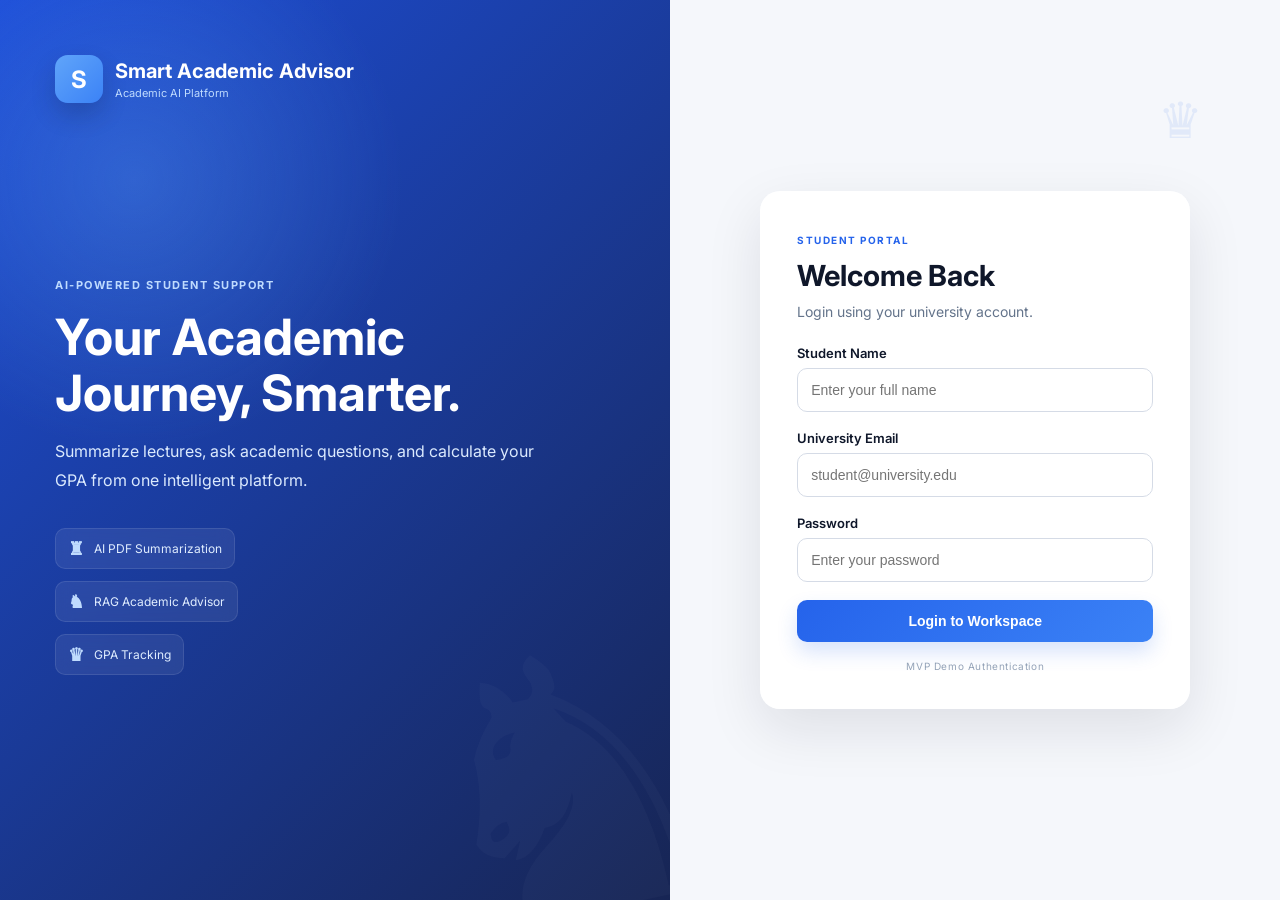
<file: frontend/index.html>
<!DOCTYPE html>

<html lang="en">

<head>

    <meta charset="UTF-8">

    <meta
        name="viewport"
        content="width=device-width, initial-scale=1.0"
    >

    <title>
        Smart Academic Advisor
    </title>

    <link
        rel="preconnect"
        href="https://fonts.googleapis.com"
    >

    <link
        rel="preconnect"
        href="https://fonts.gstatic.com"
        crossorigin
    >

    <link
        href="https://fonts.googleapis.com/css2?family=Inter:wght@400;500;600;700&display=swap"
        rel="stylesheet"
    >

    <link
        rel="stylesheet"
        href="style.css"
    >

</head>


<body>


<div class="ambient-bg">

    <div class="cloud cloud-1"></div>

    <div class="cloud cloud-2"></div>

    <div class="cloud cloud-3"></div>


    <div class="star-layer star-layer-1"></div>

    <div class="star-layer star-layer-2"></div>


    <div class="floating-pieces">

        <span class="piece piece-1">
            ♞
        </span>

        <span class="piece piece-2">
            ♜
        </span>

        <span class="piece piece-3">
            ♛
        </span>

        <span class="piece piece-4">
            ♝
        </span>

    </div>

</div>


<div class="app-shell">


    <!-- =========================
         SIDEBAR
    ========================= -->

    <aside class="sidebar">


        <div class="sidebar-brand">

            <div class="brand-mark">
                S
            </div>

            <div class="brand-text">

                <h2>
                    Smart Advisor
                </h2>

                <span>
                    Academic AI Platform
                </span>

            </div>

        </div>


        <div class="sidebar-section-label">
            WORKSPACE
        </div>


        <nav class="sidebar-nav">


            <button
                class="nav-item active"
                onclick="showPage('dashboard', this)"
            >

                <span class="nav-icon">
                    ♔
                </span>

                <span>
                    Dashboard
                </span>

            </button>


            <button
                class="nav-item"
                onclick="showPage('pdf', this)"
            >

                <span class="nav-icon">
                    ♜
                </span>

                <span>
                    PDF Summarizer
                </span>

            </button>


            <button
                class="nav-item"
                onclick="showPage('chatbot', this)"
            >

                <span class="nav-icon">
                    ♞
                </span>

                <span>
                    Academic Chatbot
                </span>

            </button>


            <button
                class="nav-item"
                onclick="showPage('gpa', this)"
            >

                <span class="nav-icon">
                    ♛
                </span>

                <span>
                    GPA Calculator
                </span>

            </button>


        </nav>


        <div class="sidebar-bottom">


            <div class="student-mini-profile">


                <div
                    class="student-avatar"
                    id="studentAvatar"
                >
                    S
                </div>


                <div class="student-mini-text">

                    <strong id="studentName">
                        Student
                    </strong>

                    <span id="studentEmail">
                        student@university.edu
                    </span>

                </div>


            </div>


        </div>


    </aside>



    <!-- =========================
         MAIN
    ========================= -->

    <main class="main-area">


        <header class="topbar">


            <div class="topbar-left">

                <div>

                    <p class="eyebrow">
                        STUDENT WORKSPACE
                    </p>

                    <h1 id="pageTitle">
                        Dashboard
                    </h1>

                </div>

            </div>


            <div class="topbar-right">


                <div class="search-box">

                    <span>
                        ⌕
                    </span>

                    <input
                        type="text"
                        placeholder="Search tools..."
                    >

                </div>


                <button
                    class="icon-button theme-toggle"
                    onclick="toggleTheme()"
                    id="themeToggle"
                    title="Toggle theme"
                >
                    🌙
                </button>


                <div class="profile-chip">


                    <div class="profile-chip-text">

                        <strong id="topStudentName">
                            Student
                        </strong>

                        <span id="topStudentEmail">
                            student@university.edu
                        </span>

                    </div>


                    <button
                        class="logout-button"
                        onclick="logoutStudent()"
                    >
                        Logout
                    </button>


                </div>


            </div>


        </header>



        <!-- =========================
             DASHBOARD
        ========================= -->

        <section
            id="dashboard"
            class="page active-page"
        >


            <div class="hero-card">


                <div class="hero-content">


                    <span class="hero-badge">
                        AI-POWERED ACADEMIC SUPPORT
                    </span>


                    <h2>

                        Welcome back,

                        <span id="heroStudentName">
                            Student
                        </span>

                    </h2>


                    <p>
                        Everything you need for smarter studying,
                        academic guidance and GPA tracking —
                        in one place.
                    </p>


                    <div class="hero-actions">


                        <button
                            class="hero-primary"
                            onclick="openFeature('chatbot')"
                        >
                            Ask Academic Advisor
                        </button>


                        <button
                            class="hero-secondary"
                            onclick="openFeature('pdf')"
                        >
                            Summarize a PDF
                        </button>


                    </div>


                </div>


                <div class="hero-visual">

                    <div class="ai-orb">

                        <span>
                            AI
                        </span>

                        <small>
                            ♔ ♞ ♜
                        </small>

                    </div>

                </div>


            </div>



            <div class="stats-grid">


                <div class="stat-card">

                    <span class="stat-label">
                        ACTIVE TOOLS
                    </span>

                    <strong>
                        3
                    </strong>

                    <small>
                        AI & academic utilities
                    </small>

                </div>


                <div class="stat-card">

                    <span class="stat-label">
                        AI MODULES
                    </span>

                    <strong>
                        2
                    </strong>

                    <small>
                        Summarization + RAG
                    </small>

                </div>


                <div class="stat-card">

                    <span class="stat-label">
                        PLATFORM
                    </span>

                    <strong>
                        MVP
                    </strong>

                    <small>
                        Ready for demonstration
                    </small>

                </div>


            </div>



            <div class="section-heading">

                <div>

                    <span class="section-kicker">
                        QUICK ACCESS
                    </span>

                    <h3>
                        Academic tools
                    </h3>

                </div>

            </div>



            <div class="tools-grid">


                <article
                    class="tool-tile"
                    onclick="openFeature('pdf')"
                >

                    <div class="tool-icon blue">
                        ♜
                    </div>

                    <div class="tool-tile-content">

                        <h4>
                            PDF Summarizer
                        </h4>

                        <p>
                            Turn long academic documents
                            into concise AI-generated summaries.
                        </p>

                    </div>

                    <span class="tool-link">
                        Open tool →
                    </span>

                </article>


                <article
                    class="tool-tile"
                    onclick="openFeature('chatbot')"
                >

                    <div class="tool-icon violet">
                        ♞
                    </div>

                    <div class="tool-tile-content">

                        <h4>
                            Academic Chatbot
                        </h4>

                        <p>
                            Ask university or general questions
                            using AI and your knowledge base.
                        </p>

                    </div>

                    <span class="tool-link">
                        Ask advisor →
                    </span>

                </article>


                <article
                    class="tool-tile"
                    onclick="openFeature('gpa')"
                >

                    <div class="tool-icon cyan">
                        ♛
                    </div>

                    <div class="tool-tile-content">

                        <h4>
                            GPA Calculator
                        </h4>

                        <p>
                            Calculate your semester GPA
                            and cumulative GPA instantly.
                        </p>

                    </div>

                    <span class="tool-link">
                        Calculate →
                    </span>

                </article>


            </div>



            <div class="dashboard-lower-grid">


                <div class="panel-card">


                    <span class="section-kicker">
                        RECENT ACTIVITY
                    </span>

                    <h3>
                        Your workspace
                    </h3>


                    <div class="activity-list">


                        <div class="activity-item">

                            <div class="activity-dot blue-dot"></div>

                            <div>

                                <strong>
                                    PDF Summarizer ready
                                </strong>

                                <span>
                                    Upload a lecture and generate a summary.
                                </span>

                            </div>

                        </div>


                        <div class="activity-item">

                            <div class="activity-dot purple-dot"></div>

                            <div>

                                <strong>
                                    Academic Chatbot online
                                </strong>

                                <span>
                                    Ask university or general AI questions.
                                </span>

                            </div>

                        </div>


                        <div class="activity-item">

                            <div class="activity-dot cyan-dot"></div>

                            <div>

                                <strong>
                                    GPA Calculator available
                                </strong>

                                <span>
                                    Calculate SGPA and CGPA instantly.
                                </span>

                            </div>

                        </div>


                    </div>


                </div>



                <div class="panel-card academic-card">


                    <span class="section-kicker">
                        ACADEMIC SNAPSHOT
                    </span>


                    <h3>
                        Student support
                    </h3>


                    <div class="snapshot-box">

                        <span>
                            AI Status
                        </span>

                        <strong>
                            All systems operational
                        </strong>

                    </div>


                    <div class="snapshot-box">

                        <span>
                            Knowledge Base
                        </span>

                        <strong>
                            Connected
                        </strong>

                    </div>


                </div>


            </div>


        </section>



        <!-- =========================
             PDF
        ========================= -->

        <section
            id="pdf"
            class="page"
        >


            <div class="page-header-block">


                <span class="section-kicker">
                    AI SUMMARIZATION
                </span>


                <h2>
                    PDF Summarizer
                </h2>


                <p>
                    Upload a lecture, article or academic
                    document and generate an AI-powered summary.
                </p>


            </div>



            <div class="workspace-card">


                <div class="upload-zone">


                    <div class="upload-icon">
                        ♜
                    </div>


                    <h3>
                        Upload your academic PDF
                    </h3>


                    <p>
                        Select a PDF file to extract
                        and summarize its content.
                    </p>


                    <input
                        type="file"
                        id="pdfFile"
                        accept=".pdf"
                    >


                </div>


                <button
                    class="primary-action"
                    onclick="summarizePDF()"
                >
                    Generate AI Summary
                </button>



                <div class="output-card">


                    <div class="output-header">

                        <span class="section-kicker">
                            RESULT
                        </span>

                        <h3>
                            AI Summary
                        </h3>

                    </div>


                    <div
                        id="pdfResult"
                        class="output-content"
                    >
                        Your generated summary will appear here.
                    </div>


                </div>


            </div>


        </section>



        <!-- =========================
             CHATBOT
        ========================= -->

        <!-- =========================
     CHATBOT
========================= -->

<section
    id="chatbot"
    class="page"
>

    <div class="page-header-block">

        <span class="section-kicker">
            AI + RAG ASSISTANT
        </span>

        <h2>
            Academic Chatbot
        </h2>

        <p>
            Ask academic or general questions,
            or attach a PDF and ask questions
            directly about its content.
        </p>

    </div>


    <div class="chat-shell">


        <div class="chat-topbar">


            <div class="chat-topbar-left">

                <div class="advisor-avatar">
                    ♞
                </div>

                <div>

                    <strong>
                        Academic Advisor
                    </strong>

                    <span>
                        Online · AI + RAG + PDF
                    </span>

                </div>

            </div>


            <div class="chat-session-controls">

                <select
                    id="chatSessionSelect"
                    onchange="switchChatSession(this.value)"
                    title="Saved conversations"
                >

                    <option value="">
                        Saved Chats
                    </option>

                </select>


                <button
                    class="new-chat-button"
                    onclick="clearChat()"
                    type="button"
                >
                    ＋ New Chat
                </button>

            </div>


        </div>


        <div
            id="chatDocuments"
            class="chat-documents-bar"
        ></div>


        <div
            id="chatMessages"
            class="chat-messages"
        >

            <div class="message-row bot-row">

                <div class="message-avatar">
                    ♞
                </div>

                <div class="message bot-message">
                    Hello! I'm your academic advisor.
                    Ask me anything or attach a PDF
                    and ask questions about it.
                </div>

            </div>

        </div>


        <div class="chat-composer">


            <div class="chat-attachment-area">

                <input
                    type="file"
                    id="chatPdfFile"
                    accept=".pdf"
                    hidden
                    onchange="uploadChatPDF()"
                >

                <button
                    type="button"
                    class="chat-attach-button"
                    onclick="document.getElementById('chatPdfFile').click()"
                    title="Attach PDF"
                >
                    📎
                </button>

            </div>


            <textarea
                id="chatQuestion"
                placeholder="Ask your question..."
            ></textarea>


            <button
                onclick="askChatbot()"
            >
                Send
            </button>


        </div>


    </div>

</section>


        <!-- =========================
             GPA
        ========================= -->

        <section
            id="gpa"
            class="page"
        >


            <div class="page-header-block">


                <span class="section-kicker">
                    ACADEMIC PERFORMANCE
                </span>


                <h2>
                    GPA Calculator
                </h2>


                <p>
                    Add your courses, grades and credit
                    hours to calculate SGPA and CGPA.
                </p>


            </div>



            <div class="workspace-card">


                <div class="gpa-section-title">

                    <span class="section-kicker">
                        CURRENT SEMESTER
                    </span>

                    <h3>
                        Course grades
                    </h3>

                </div>



                <div id="coursesContainer">


                    <div class="course-row">


                        <input
                            type="text"
                            placeholder="Course Name"
                            class="course-name"
                        >


                        <select class="course-grade">

                            <option value="A">A</option>
                            <option value="A-">A-</option>

                            <option value="B+">B+</option>
                            <option value="B">B</option>
                            <option value="B-">B-</option>

                            <option value="C+">C+</option>
                            <option value="C">C</option>
                            <option value="C-">C-</option>

                            <option value="D+">D+</option>
                            <option value="D">D</option>

                            <option value="F">F</option>

                        </select>


                        <input
                            type="number"
                            placeholder="Credit Hours"
                            class="course-hours"
                            min="1"
                        >


                    </div>


                </div>



                <button
                    class="outline-action"
                    onclick="addCourse()"
                >
                    + Add another course
                </button>



                <div class="divider"></div>



                <div class="gpa-section-title">


                    <span class="section-kicker">
                        PREVIOUS RECORD
                    </span>


                    <h3>
                        Cumulative data
                    </h3>


                </div>



                <div class="two-columns">


                    <input
                        type="number"
                        id="previousCgpa"
                        placeholder="Previous CGPA"
                        step="0.01"
                        min="0"
                        max="4"
                    >


                    <input
                        type="number"
                        id="previousHours"
                        placeholder="Previous Credit Hours"
                        min="0"
                    >


                </div>



                <button
                    class="primary-action"
                    onclick="calculateGPA()"
                >
                    Calculate GPA
                </button>



                <div
                    id="gpaResult"
                    class="gpa-result-card"
                >

                    <span>
                        RESULT
                    </span>

                    <strong>
                        Your GPA result will appear here.
                    </strong>

                </div>


            </div>


        </section>


    </main>


</div>


<script src="script.js"></script>


</body>

</html>
</file>
<file: frontend/style.css>
/* =========================
   RESET
========================= */

* {
    margin: 0;
    padding: 0;
    box-sizing: border-box;
}


:root {
    --bg: #f6f8fc;

    --sidebar: #0f172a;
    --sidebar-soft: #172554;

    --primary: #2563eb;
    --primary-dark: #1d4ed8;

    --text: #0f172a;
    --muted: #64748b;

    --border: #e2e8f0;

    --card: #ffffff;

    --soft-blue: #eff6ff;
    --soft-violet: #f5f3ff;
    --soft-cyan: #ecfeff;

    --danger-soft: #fee2e2;
    --danger: #b91c1c;

    --shadow:
        0 10px 30px
        rgba(15, 23, 42, 0.06);
}


html {
    scroll-behavior: smooth;
}


body {
    font-family:
        "Inter",
        Arial,
        sans-serif;

    background:
        var(--bg);

    color:
        var(--text);

    overflow-x:
        hidden;

    transition:
        background 0.35s ease,
        color 0.35s ease;
}


button,
input,
textarea,
select {
    font-family: inherit;
}


button {
    cursor: pointer;
}


/* =========================
   BACKGROUND
========================= */

.ambient-bg {
    position: fixed;

    inset: 0;

    z-index: 0;

    pointer-events: none;

    overflow: hidden;
}


.app-shell {
    min-height: 100vh;

    position: relative;

    z-index: 1;
}


.cloud {
    position: absolute;

    background:
        rgba(255,255,255,0.65);

    border-radius: 999px;

    filter: blur(2px);

    animation:
        floatCloud
        30s
        linear
        infinite;

    box-shadow:
        40px 10px 0 10px
        rgba(255,255,255,0.35),

        90px 0 0
        rgba(255,255,255,0.45),

        120px 15px 0 5px
        rgba(255,255,255,0.25);
}


.cloud-1 {
    width: 120px;
    height: 40px;

    top: 110px;
    left: -180px;

    animation-duration: 34s;
}


.cloud-2 {
    width: 140px;
    height: 45px;

    top: 330px;
    left: -230px;

    animation-duration: 44s;

    opacity: 0.55;
}


.cloud-3 {
    width: 110px;
    height: 36px;

    top: 620px;
    left: -200px;

    animation-duration: 39s;

    opacity: 0.45;
}


@keyframes floatCloud {

    from {
        transform:
            translateX(0);
    }

    to {
        transform:
            translateX(
                calc(100vw + 450px)
            );
    }

}


.star-layer {
    position: absolute;

    inset: 0;

    opacity: 0;

    transition:
        opacity 0.35s ease;

    background-repeat: repeat;
}


.star-layer-1 {
    background-image:
        radial-gradient(
            circle,
            rgba(255,255,255,0.75)
            1px,
            transparent
            1.5px
        );

    background-size:
        75px 75px;
}


.star-layer-2 {
    background-image:
        radial-gradient(
            circle,
            rgba(147,197,253,0.55)
            1px,
            transparent
            1.5px
        );

    background-size:
        120px 120px;
}


.floating-pieces .piece {
    position: absolute;

    font-size: 34px;

    color:
        rgba(37,99,235,0.10);

    animation:
        pieceFloat
        8s
        ease-in-out
        infinite;
}


.piece-1 {
    top: 18%;
    right: 8%;
}


.piece-2 {
    top: 58%;
    right: 4%;
}


.piece-3 {
    top: 74%;
    left: 18%;
}


.piece-4 {
    top: 28%;
    left: 32%;
}


@keyframes pieceFloat {

    0%,
    100% {
        transform:
            translateY(0);
    }

    50% {
        transform:
            translateY(-11px);
    }

}


/* =========================
   SIDEBAR
========================= */

.sidebar {
    width: 260px;

    min-height: 100vh;

    position: fixed;

    top: 0;
    left: 0;
    bottom: 0;

    z-index: 20;

    padding:
        26px 18px;

    display: flex;

    flex-direction: column;

    color: white;

    background:
        linear-gradient(
            180deg,
            #0f172a 0%,
            #172554 100%
        );

    box-shadow:
        10px 0 30px
        rgba(15,23,42,0.05);
}


.sidebar-brand {
    display: flex;

    align-items: center;

    gap: 12px;

    padding:
        0 8px;

    margin-bottom:
        36px;
}


.brand-mark {
    width: 44px;
    height: 44px;

    border-radius:
        13px;

    display: flex;

    align-items: center;

    justify-content: center;

    font-size: 22px;

    font-weight: 700;

    background:
        linear-gradient(
            135deg,
            #3b82f6,
            #6366f1
        );

    box-shadow:
        0 8px 20px
        rgba(59,130,246,0.28);
}


.brand-text h2 {
    font-size: 17px;
}


.brand-text span {
    display: block;

    margin-top: 3px;

    color: #94a3b8;

    font-size: 11px;
}


.sidebar-section-label {
    padding:
        0 12px;

    margin-bottom:
        10px;

    color: #64748b;

    font-size: 10px;

    letter-spacing:
        1.4px;

    font-weight: 700;
}


.sidebar-nav {
    display: flex;

    flex-direction: column;

    gap: 8px;
}


.nav-item {
    width: 100%;

    border: 0;

    padding:
        13px 14px;

    display: flex;

    align-items: center;

    gap: 12px;

    border-radius:
        11px;

    color: #cbd5e1;

    background:
        transparent;

    font-size: 14px;

    font-weight: 500;

    text-align: left;

    transition:
        0.2s ease;
}


.nav-item:hover {
    color: white;

    background:
        rgba(255,255,255,0.06);
}


.nav-item.active {
    color: white;

    background:
        linear-gradient(
            135deg,
            #2563eb,
            #3b82f6
        );

    box-shadow:
        0 8px 20px
        rgba(37,99,235,0.22);
}


.nav-icon {
    width: 24px;

    display: inline-flex;

    justify-content: center;

    font-size: 18px;
}


.sidebar-bottom {
    margin-top: auto;

    padding-top: 18px;

    border-top:
        1px solid
        rgba(255,255,255,0.08);
}


.student-mini-profile {
    display: flex;

    align-items: center;

    gap: 10px;

    padding: 8px;
}


.student-avatar {
    width: 38px;
    height: 38px;

    min-width: 38px;

    display: flex;

    align-items: center;

    justify-content: center;

    border-radius: 50%;

    background:
        linear-gradient(
            135deg,
            #2563eb,
            #60a5fa
        );

    font-weight: 700;
}


.student-mini-text {
    min-width: 0;
}


.student-mini-text strong,
.student-mini-text span {
    display: block;

    white-space: nowrap;

    overflow: hidden;

    text-overflow: ellipsis;
}


.student-mini-text strong {
    font-size: 12px;
}


.student-mini-text span {
    margin-top: 3px;

    color: #94a3b8;

    font-size: 10px;
}


/* =========================
   MAIN
========================= */

.main-area {
    margin-left:
        260px;

    width:
        calc(100% - 260px);

    min-height:
        100vh;

    padding:
        28px 34px 50px;
}


.topbar {
    display: flex;

    justify-content:
        space-between;

    align-items: center;

    margin-bottom:
        28px;
}


.eyebrow {
    margin-bottom:
        6px;

    color:
        #94a3b8;

    font-size:
        10px;

    font-weight:
        700;

    letter-spacing:
        1.5px;
}


.topbar h1 {
    font-size:
        26px;
}


.topbar-right {
    display: flex;

    align-items: center;

    gap: 12px;
}


.search-box {
    width: 230px;

    height: 42px;

    padding:
        0 13px;

    display: flex;

    align-items: center;

    gap: 8px;

    background:
        white;

    border:
        1px solid
        var(--border);

    border-radius:
        12px;
}


.search-box input {
    width: 100%;

    border: 0;

    padding: 0;

    outline: 0;

    background:
        transparent;
}


.icon-button {
    width: 42px;
    height: 42px;

    border:
        1px solid
        var(--border);

    border-radius:
        12px;

    background:
        white;
}


.profile-chip {
    display: flex;

    align-items: center;

    gap: 12px;

    padding:
        7px 8px 7px 14px;

    border:
        1px solid
        var(--border);

    border-radius:
        12px;

    background:
        white;
}


.profile-chip-text {
    max-width: 170px;
}


.profile-chip-text strong,
.profile-chip-text span {
    display: block;

    white-space: nowrap;

    overflow: hidden;

    text-overflow: ellipsis;
}


.profile-chip-text strong {
    font-size: 12px;
}


.profile-chip-text span {
    margin-top: 2px;

    color:
        var(--muted);

    font-size: 10px;
}


.logout-button {
    border: 0;

    padding:
        8px 12px;

    border-radius:
        9px;

    background:
        var(--danger-soft);

    color:
        var(--danger);

    font-weight: 600;
}


/* =========================
   PAGE
========================= */

.page {
    display: none;
}


.page.active-page {
    display: block;
}


.page-header-block {
    margin-bottom:
        20px;
}


.page-header-block h2 {
    margin-top: 6px;

    font-size:
        28px;
}


.page-header-block p {
    margin-top: 8px;

    max-width: 760px;

    color:
        var(--muted);

    line-height: 1.6;
}


.section-kicker {
    color:
        var(--primary);

    font-size: 10px;

    font-weight: 700;

    letter-spacing:
        1.25px;
}


/* =========================
   HERO
========================= */

.hero-card {
    min-height: 260px;

    padding:
        38px 42px;

    display: flex;

    align-items: center;

    justify-content:
        space-between;

    overflow: hidden;

    border-radius:
        24px;

    color: white;

    background:
        radial-gradient(
            circle at 85% 30%,
            rgba(96,165,250,0.22),
            transparent 28%
        ),
        linear-gradient(
            135deg,
            #172554,
            #1e3a8a 55%,
            #1d4ed8
        );

    box-shadow:
        0 18px 50px
        rgba(30,58,138,0.18);
}


.hero-content {
    max-width:
        650px;
}


.hero-badge {
    display: inline-flex;

    padding:
        7px 10px;

    border:
        1px solid
        rgba(255,255,255,0.12);

    border-radius:
        999px;

    background:
        rgba(255,255,255,0.10);

    color:
        #bfdbfe;

    font-size:
        10px;

    font-weight:
        700;

    letter-spacing:
        1.2px;
}


.hero-card h2 {
    margin-top: 16px;

    font-size: 38px;
}


.hero-card p {
    margin-top: 14px;

    color:
        #dbeafe;

    line-height: 1.7;
}


.hero-actions {
    display: flex;

    gap: 12px;

    margin-top: 25px;
}


.hero-primary,
.hero-secondary {
    padding:
        12px 17px;

    border-radius:
        10px;

    font-weight: 600;
}


.hero-primary {
    border: 0;

    background:
        white;

    color:
        #1d4ed8;
}


.hero-secondary {
    border:
        1px solid
        rgba(255,255,255,0.2);

    background:
        rgba(255,255,255,0.08);

    color: white;
}


.ai-orb {
    width: 145px;
    height: 145px;

    border-radius: 50%;

    display: flex;

    flex-direction: column;

    justify-content: center;

    align-items: center;

    background:
        rgba(255,255,255,0.08);

    border:
        1px solid
        rgba(255,255,255,0.16);
}


.ai-orb span {
    font-size: 42px;

    font-weight: 700;
}


/* =========================
   DASHBOARD CARDS
========================= */

.stats-grid,
.tools-grid {
    display: grid;

    grid-template-columns:
        repeat(3, 1fr);

    gap: 18px;

    margin-top: 22px;
}


.stat-card,
.tool-tile,
.panel-card {
    border:
        1px solid
        var(--border);

    border-radius:
        18px;

    padding: 20px;

    background:
        rgba(255,255,255,0.93);

    box-shadow:
        var(--shadow);
}


.stat-label {
    color:
        #94a3b8;

    font-size: 10px;

    font-weight: 700;
}


.stat-card strong {
    display: block;

    margin-top: 8px;

    font-size: 24px;
}


.stat-card small {
    color:
        var(--muted);
}


.section-heading {
    margin:
        32px 0 16px;
}


.tool-tile {
    cursor: pointer;

    transition:
        0.2s ease;
}


.tool-tile:hover {
    transform:
        translateY(-4px);
}


.tool-icon {
    width: 48px;
    height: 48px;

    display: flex;

    align-items: center;

    justify-content: center;

    border-radius:
        13px;

    font-size: 24px;
}


.tool-icon.blue {
    background:
        var(--soft-blue);

    color:
        #2563eb;
}


.tool-icon.violet {
    background:
        var(--soft-violet);

    color:
        #7c3aed;
}


.tool-icon.cyan {
    background:
        var(--soft-cyan);

    color:
        #0891b2;
}


.tool-tile-content {
    margin-top: 17px;
}


.tool-tile-content p {
    margin-top: 8px;

    color:
        var(--muted);

    line-height: 1.6;

    font-size: 13px;
}


.tool-link {
    display: inline-block;

    margin-top: 17px;

    color:
        var(--primary);

    font-size: 12px;

    font-weight: 600;
}


.dashboard-lower-grid {
    margin-top: 22px;

    display: grid;

    grid-template-columns:
        1.7fr 1fr;

    gap: 18px;
}


.activity-list {
    margin-top: 14px;
}


.activity-item {
    padding:
        14px 0;

    display: flex;

    gap: 12px;

    border-bottom:
        1px solid
        #f1f5f9;
}


.activity-dot {
    width: 9px;
    height: 9px;

    min-width: 9px;

    margin-top: 5px;

    border-radius: 50%;
}


.blue-dot {
    background:
        #2563eb;
}


.purple-dot {
    background:
        #7c3aed;
}


.cyan-dot {
    background:
        #0891b2;
}


.activity-item strong {
    font-size: 13px;
}


.activity-item span {
    display: block;

    margin-top: 4px;

    color:
        var(--muted);

    font-size: 12px;
}


.snapshot-box {
    margin-top: 15px;

    padding: 14px;

    border-radius:
        12px;

    background:
        #f8fafc;
}


.snapshot-box span {
    color:
        var(--muted);

    font-size: 11px;
}


.snapshot-box strong {
    display: block;

    margin-top: 5px;

    font-size: 13px;
}


/* =========================
   WORKSPACE
========================= */

.workspace-card {
    max-width: 980px;

    padding: 26px;

    border:
        1px solid
        var(--border);

    border-radius:
        20px;

    background:
        rgba(255,255,255,0.93);

    box-shadow:
        var(--shadow);
}


/* =========================
   INPUTS
========================= */

input,
textarea,
select {
    border:
        1px solid
        #dbe2ea;

    border-radius:
        10px;

    padding:
        12px 13px;

    background:
        white;

    outline: none;

    font-size: 13px;
}


input:focus,
textarea:focus,
select:focus {
    border-color:
        #93c5fd;

    box-shadow:
        0 0 0 3px
        rgba(147,197,253,0.18);
}


/* =========================
   PDF
========================= */

.upload-zone {
    padding:
        38px 25px;

    text-align: center;

    border:
        1.5px dashed
        #cbd5e1;

    border-radius:
        16px;

    background:
        #f8fafc;
}


.upload-icon {
    width: 48px;
    height: 48px;

    margin:
        0 auto 12px;

    display: flex;

    align-items: center;

    justify-content: center;

    border-radius:
        13px;

    background:
        var(--soft-blue);

    color:
        var(--primary);

    font-size: 24px;
}


.upload-zone p {
    margin-top: 7px;

    color:
        var(--muted);
}


.upload-zone input {
    margin-top: 18px;
}


.primary-action {
    width: 100%;

    margin-top: 16px;

    padding:
        13px 16px;

    border: 0;

    border-radius:
        11px;

    color: white;

    background:
        linear-gradient(
            135deg,
            #2563eb,
            #3b82f6
        );

    font-weight: 600;
}


.output-card {
    margin-top: 24px;

    border:
        1px solid
        var(--border);

    border-radius:
        16px;

    overflow: hidden;

    background:
        white;
}


.output-header {
    padding:
        16px 18px;

    background:
        #f8fafc;

    border-bottom:
        1px solid
        var(--border);
}


.output-content {
    padding: 20px;

    min-height: 0;

    line-height: 1.8;

    color:
        #334155;
}


.result-meta {
    display: flex;

    justify-content:
        space-between;

    align-items:
        flex-start;

    gap: 20px;

    padding-bottom: 18px;

    margin-bottom: 18px;

    border-bottom:
        1px solid
        var(--border);
}


.result-stats {
    display: flex;

    gap: 28px;
}


.result-label {
    display: block;

    margin-bottom: 5px;

    color:
        #94a3b8;

    font-size: 9px;

    font-weight: 700;

    letter-spacing:
        1.3px;
}


.academic-summary {
    border:
        1px solid
        var(--border);

    border-radius:
        16px;

    overflow: hidden;
}


.summary-heading {
    display: flex;

    align-items: center;

    gap: 12px;

    padding:
        14px 18px;

    background:
        linear-gradient(
            135deg,
            rgba(37,99,235,0.07),
            rgba(99,102,241,0.04)
        );

    border-bottom:
        1px solid
        var(--border);
}


.summary-icon {
    width: 40px;
    height: 40px;

    display: flex;

    align-items: center;

    justify-content: center;

    border-radius:
        11px;

    background:
        var(--soft-blue);

    color:
        var(--primary);

    font-size: 20px;
}


.summary-heading h3 {
    margin-top: 4px;

    font-size: 17px;
}


.summary-body {
    padding:
        20px 22px;

    color:
        #334155;

    line-height: 1.8;
}


.summary-body h2,
.summary-body h3 {
    margin-bottom: 10px;

    color:
        var(--text);
}


.summary-body p {
    margin-bottom: 12px;
}


.summary-body ul,
.summary-body ol {
    margin:
        8px 0 14px 22px;
}


.rtl-summary {
    direction: rtl;

    text-align: right;
}


.ltr-summary {
    direction: ltr;

    text-align: left;
}


.loading-message {
    color:
        var(--primary);

    font-weight: 500;
}


/* =========================
   CHAT
========================= */

.chat-shell {
    max-width: 980px;

    overflow: hidden;

    border:
        1px solid
        var(--border);

    border-radius:
        20px;

    background:
        white;

    box-shadow:
        var(--shadow);
}


.chat-topbar {
    display: flex;

    align-items: center;

    justify-content:
        space-between;

    gap: 12px;

    padding:
        16px 18px;

    border-bottom:
        1px solid
        var(--border);
}


.chat-topbar-left {
    display: flex;

    align-items: center;

    gap: 11px;
}


.advisor-avatar,
.message-avatar {
    display: flex;

    align-items: center;

    justify-content: center;

    border-radius: 50%;

    color: white;

    background:
        linear-gradient(
            135deg,
            #6366f1,
            #8b5cf6
        );
}


.advisor-avatar {
    width: 40px;
    height: 40px;

    font-size: 20px;
}


.chat-topbar strong {
    font-size: 13px;
}


.chat-topbar span {
    display: block;

    margin-top: 3px;

    color:
        var(--muted);

    font-size: 10px;
}


.new-chat-button {
    padding:
        9px 13px;

    border:
        1px solid
        #dbeafe;

    border-radius:
        9px;

    background:
        #eff6ff;

    color:
        #2563eb;

    font-size: 12px;

    font-weight: 600;

    transition:
        0.2s ease;
}


.new-chat-button:hover {
    background:
        #dbeafe;

    transform:
        translateY(-1px);
}


.chat-messages {
    min-height: 410px;

    max-height: 520px;

    padding: 22px;

    overflow-y: auto;

    background:
        #f8fafc;
}


.message-row {
    display: flex;

    align-items:
        flex-end;

    gap: 9px;

    margin-bottom:
        16px;
}


.bot-row {
    justify-content:
        flex-start;
}


.message-avatar {
    width: 30px;
    height: 30px;

    min-width: 30px;

    font-size: 15px;
}


.message {
    max-width: 72%;

    padding:
        12px 14px;

    border-radius:
        14px;

    line-height: 1.55;

    font-size: 13px;
}


.bot-message {
    border:
        1px solid
        var(--border);

    border-bottom-left-radius:
        5px;

    background:
        white;
}


.user-message {
    margin-left: auto;

    color: white;

    background:
        linear-gradient(
            135deg,
            #2563eb,
            #3b82f6
        );

    border-bottom-right-radius:
        5px;
}


.bot-message p {
    margin-bottom: 8px;
}


.bot-message p:last-child {
    margin-bottom: 0;
}


.bot-message ul,
.bot-message ol {
    margin:
        8px 0 8px 20px;
}


.bot-message li {
    margin-bottom: 5px;
}


.chat-heading {
    display: block;

    margin:
        3px 0 7px;

    color:
        var(--text);

    font-size: 13px;
}


.bot-message code {
    padding:
        2px 5px;

    border-radius:
        5px;

    background:
        #f1f5f9;

    font-family:
        Consolas,
        monospace;
}


.chat-rtl {
    direction: rtl;

    text-align: right;
}


.chat-ltr {
    direction: ltr;

    text-align: left;
}


.thinking {
    color:
        #64748b;

    font-style: italic;
}


.chat-composer {
    padding: 15px;

    display: flex;

    gap: 10px;

    border-top:
        1px solid
        var(--border);

    background:
        white;
}


.chat-composer textarea {
    flex: 1;

    min-height: 62px;

    max-height: 120px;

    resize: vertical;
}


.chat-composer button {
    width: 92px;

    border: 0;

    border-radius:
        11px;

    background:
        var(--primary);

    color: white;

    font-weight: 600;
}


/* =========================
   GPA
========================= */

.gpa-section-title {
    margin-bottom: 14px;
}


.course-row {
    display: grid;

    grid-template-columns:
        2fr 1fr 1fr;

    gap: 10px;

    margin-bottom: 10px;
}


.outline-action {
    width: 100%;

    padding: 11px;

    margin-top: 5px;

    border:
        1px solid
        #bfdbfe;

    border-radius:
        10px;

    background:
        #eff6ff;

    color:
        #2563eb;

    font-weight: 600;
}


.divider {
    height: 1px;

    margin:
        26px 0;

    background:
        var(--border);
}


.two-columns {
    display: grid;

    grid-template-columns:
        1fr 1fr;

    gap: 10px;
}


.gpa-result-card {
    margin-top: 20px;

    padding: 20px;

    text-align: center;

    border:
        1px solid
        #dbeafe;

    border-radius:
        14px;

    background:
        linear-gradient(
            135deg,
            #eff6ff,
            #f8fafc
        );
}


.gpa-result-card span {
    color:
        var(--primary);

    font-size: 10px;

    font-weight: 700;
}


.gpa-result-card strong {
    display: block;

    margin-top: 6px;
}


.gpa-results-grid {
    display: grid;

    grid-template-columns:
        repeat(
            auto-fit,
            minmax(150px,1fr)
        );

    gap: 12px;
}


.gpa-result-item {
    padding: 16px;

    border:
        1px solid
        #dbeafe;

    border-radius:
        12px;

    background:
        white;
}


.gpa-result-item span {
    color:
        var(--muted);

    font-size: 10px;
}


.gpa-result-item strong {
    display: block;

    margin-top: 7px;

    color:
        #1d4ed8;

    font-size: 22px;
}


/* =========================
   DARK MODE
========================= */

body.dark-mode {
    --bg: #081120;

    --text: #e5eefc;

    --muted: #94a3b8;

    --border:
        rgba(148,163,184,0.14);

    --soft-blue:
        rgba(37,99,235,0.16);

    background:
        #081120;

    color:
        #e5eefc;
}


body.dark-mode .cloud {
    opacity: 0;
}


body.dark-mode .star-layer {
    opacity: 1;
}


body.dark-mode
.search-box,

body.dark-mode
.icon-button,

body.dark-mode
.profile-chip,

body.dark-mode
.workspace-card,

body.dark-mode
.stat-card,

body.dark-mode
.tool-tile,

body.dark-mode
.panel-card,

body.dark-mode
.chat-shell,

body.dark-mode
.output-card,

body.dark-mode
.upload-zone,

body.dark-mode
.chat-topbar,

body.dark-mode
.chat-composer,

body.dark-mode
.gpa-result-item {
    background:
        rgba(15,23,42,0.94);

    color:
        #e5eefc;

    border-color:
        rgba(148,163,184,0.14);
}


body.dark-mode
.chat-messages {
    background:
        #0b1220;
}


body.dark-mode
.bot-message {
    background:
        #111b2f;

    color:
        #e5eefc;

    border-color:
        rgba(148,163,184,0.14);
}


body.dark-mode
input,

body.dark-mode
textarea,

body.dark-mode
select {
    background:
        #0b1220;

    color:
        #e5eefc;

    border-color:
        rgba(148,163,184,0.16);
}


body.dark-mode
.output-header {
    background:
        #111827;
}


body.dark-mode
.summary-body {
    color:
        #cbd5e1;
}


body.dark-mode
.new-chat-button {
    background:
        rgba(37,99,235,0.12);

    border-color:
        rgba(96,165,250,0.22);

    color:
        #93c5fd;
}


body.dark-mode
.bot-message code {
    background:
        #0b1220;

    color:
        #dbeafe;
}


/* =========================
   RESPONSIVE
========================= */

@media (
    max-width: 1100px
) {

    .search-box {
        display: none;
    }


    .tools-grid {
        grid-template-columns:
            1fr 1fr;
    }


    .dashboard-lower-grid {
        grid-template-columns:
            1fr;
    }

}


@media (
    max-width: 850px
) {

    .sidebar {
        width: 210px;
    }


    .main-area {
        margin-left:
            210px;

        width:
            calc(100% - 210px);

        padding:
            24px;
    }


    .brand-text {
        display: none;
    }


    .hero-visual {
        display: none;
    }


    .stats-grid,
    .tools-grid {
        grid-template-columns:
            1fr;
    }


    .result-meta {
        flex-direction: column;
    }

}


@media (
    max-width: 650px
) {

    .sidebar {
        display: none;
    }


    .main-area {
        width: 100%;

        margin-left: 0;

        padding: 18px;
    }


    .hero-card {
        padding: 24px;
    }


    .hero-card h2 {
        font-size: 27px;
    }


    .hero-actions {
        flex-direction: column;
    }


    .course-row,
    .two-columns {
        grid-template-columns:
            1fr;
    }


    .chat-topbar {
        align-items: center;
    }


    .new-chat-button {
        padding:
            8px 10px;

        font-size: 11px;
    }


    .chat-composer {
        flex-direction: column;
    }


    .chat-composer button {
        width: 100%;

        min-height: 42px;
    }


    .message {
        max-width: 88%;
    }

}

/* =========================
   CHAT PDF ATTACHMENTS
========================= */

.chat-attachment-area {
    display: flex;
    align-items: center;
    justify-content: center;
}


.chat-attach-button {
    width: 48px;
    height: 48px;
    min-width: 48px;

    display: flex;
    align-items: center;
    justify-content: center;

    border: 1px solid #dbe3ef;
    border-radius: 12px;

    background: #ffffff;

    font-size: 20px;

    cursor: pointer;

    transition:
        background 0.2s ease,
        transform 0.2s ease,
        border-color 0.2s ease;
}


.chat-attach-button:hover {
    background: #f1f5f9;

    border-color: #bfdbfe;

    transform: translateY(-1px);
}


.chat-documents-bar {
    display: flex;
    align-items: center;
    gap: 8px;

    flex-wrap: wrap;

    padding: 0 16px;

    background: transparent;
}


.chat-documents-bar:empty {
    display: none;
}


.chat-document-chip {
    display: inline-flex;
    align-items: center;
    gap: 6px;

    padding: 7px 10px;

    border: 1px solid #dbeafe;
    border-radius: 10px;

    background: #eff6ff;

    color: #1e40af;

    font-size: 12px;
}


.chat-document-chip strong {
    max-width: 220px;

    overflow: hidden;

    white-space: nowrap;

    text-overflow: ellipsis;
}


.chat-document-chip small {
    color: #64748b;

    font-size: 10px;
}


body.dark-mode .chat-attach-button {
    background: #111827;

    border-color: #273449;

    color: #e5e7eb;
}


body.dark-mode .chat-attach-button:hover {
    background: #1f2937;
}


body.dark-mode .chat-document-chip {
    background: rgba(
        37,
        99,
        235,
        0.14
    );

    border-color: rgba(
        96,
        165,
        250,
        0.25
    );

    color: #bfdbfe;
}


body.dark-mode .chat-document-chip small {
    color: #94a3b8;
}
</file>
<file: frontend/login.css>
* {
    margin: 0;
    padding: 0;
    box-sizing: border-box;
}


body {
    font-family:
        "Inter",
        Arial,
        sans-serif;

    background:
        #f5f7fb;

    min-height: 100vh;

    overflow: hidden;
}


.login-background {
    position: fixed;

    inset: 0;

    pointer-events: none;

    overflow: hidden;

    z-index: 0;
}


.login-cloud {
    position: absolute;

    background:
        rgba(255, 255, 255, 0.38);

    border-radius: 999px;

    box-shadow:
        40px 10px 0 10px
        rgba(255,255,255,0.25),
        90px 0 0 0
        rgba(255,255,255,0.30);

    animation:
        loginCloudMove
        28s linear infinite;
}


.cloud-a {
    width: 130px;
    height: 40px;

    top: 120px;
    left: -200px;
}


.cloud-b {
    width: 150px;
    height: 45px;

    bottom: 130px;
    left: -250px;

    animation-duration:
        38s;
}


@keyframes loginCloudMove {

    from {
        transform:
            translateX(0);
    }

    to {
        transform:
            translateX(
                calc(100vw + 450px)
            );
    }

}


.login-piece {
    position: absolute;

    color:
        rgba(37, 99, 235, 0.09);

    font-size: 50px;

    animation:
        loginPieceFloat
        7s ease-in-out infinite;
}


.piece-a {
    top: 15%;
    left: 42%;
}


.piece-b {
    bottom: 12%;
    left: 6%;

    animation-delay:
        1.5s;
}


.piece-c {
    right: 6%;
    top: 10%;

    animation-delay:
        3s;
}


@keyframes loginPieceFloat {

    0%,
    100% {
        transform:
            translateY(0)
            rotate(0deg);
    }

    50% {
        transform:
            translateY(-12px)
            rotate(5deg);
    }

}


.login-page {
    min-height: 100vh;

    display: grid;

    grid-template-columns:
        1.1fr
        1fr;

    position: relative;

    z-index: 1;
}


/* LEFT */

.login-left {
    background:
        radial-gradient(
            circle at 20% 20%,
            rgba(96,165,250,0.30),
            transparent 30%
        ),
        linear-gradient(
            135deg,
            #1d4ed8,
            #172554
        );

    color: white;

    padding: 55px;

    display: flex;

    flex-direction: column;

    position: relative;

    overflow: hidden;
}


.login-left::after {
    content: "♞";

    position: absolute;

    right: -60px;
    bottom: -100px;

    font-size: 360px;

    color:
        rgba(255,255,255,0.025);

    transform:
        rotate(-12deg);
}


.brand {
    display: flex;

    align-items: center;

    gap: 12px;

    position: relative;

    z-index: 2;
}


.brand-icon {
    width: 48px;
    height: 48px;

    border-radius: 13px;

    background:
        linear-gradient(
            135deg,
            #60a5fa,
            #3b82f6
        );

    display: flex;

    align-items: center;

    justify-content: center;

    font-size: 24px;

    font-weight: bold;

    box-shadow:
        0 12px 25px
        rgba(15, 23, 42, 0.20);
}


.brand h2 {
    font-size: 20px;
}


.brand small {
    display: block;

    margin-top: 3px;

    color: #bfdbfe;

    font-size: 11px;
}


.intro {
    margin-top: auto;

    margin-bottom: auto;

    max-width: 550px;

    position: relative;

    z-index: 2;
}


.intro > span {
    font-size: 11px;

    letter-spacing: 1.5px;

    color: #bfdbfe;

    font-weight: bold;
}


.intro h1 {
    font-size: 50px;

    line-height: 1.12;

    margin:
        16px 0;
}


.intro > p {
    font-size: 16px;

    color: #dbeafe;

    line-height: 1.8;

    max-width: 500px;
}


.login-features {
    margin-top: 34px;

    display: flex;

    flex-direction: column;

    gap: 12px;
}


.login-features div {
    width: fit-content;

    display: flex;

    align-items: center;

    gap: 10px;

    padding:
        9px
        12px;

    border:
        1px solid
        rgba(255,255,255,0.10);

    background:
        rgba(255,255,255,0.07);

    border-radius: 10px;

    backdrop-filter:
        blur(8px);
}


.login-features strong {
    color: #bfdbfe;

    font-size: 18px;
}


.login-features span {
    font-size: 12px;

    color: #e0edff;
}


/* RIGHT */

.login-right {
    display: flex;

    align-items: center;

    justify-content: center;

    padding: 40px;
}


.login-card {
    width: 100%;

    max-width: 430px;

    background:
        rgba(255, 255, 255, 0.92);

    backdrop-filter:
        blur(18px);

    padding: 36px;

    border-radius: 20px;

    border:
        1px solid
        rgba(255,255,255,0.65);

    box-shadow:
        0 20px 55px
        rgba(15, 23, 42, 0.10);
}


.small-label {
    font-size: 10px;

    font-weight: bold;

    color: #2563eb;

    letter-spacing: 1.5px;
}


.login-card h2 {
    margin:
        10px 0;

    font-size: 29px;

    color: #0f172a;
}


.login-card > p {
    color: #64748b;

    margin-bottom: 25px;

    font-size: 14px;
}


.login-card label {
    display: block;

    margin-bottom: 7px;

    font-size: 13px;

    font-weight: 600;

    color: #0f172a;
}


.login-card input {
    width: 100%;

    padding: 13px;

    border:
        1px solid
        #d5dbe6;

    border-radius: 10px;

    margin-bottom: 18px;

    font-size: 14px;

    outline: none;

    background:
        rgba(255,255,255,0.86);
}


.login-card input:focus {
    border-color:
        #60a5fa;

    box-shadow:
        0 0 0 3px
        rgba(96,165,250,0.15);
}


.login-card button {
    width: 100%;

    padding: 13px;

    border: none;

    border-radius: 10px;

    background:
        linear-gradient(
            135deg,
            #2563eb,
            #3b82f6
        );

    color: white;

    font-size: 14px;

    font-weight: 600;

    cursor: pointer;

    box-shadow:
        0 10px 20px
        rgba(37,99,235,0.18);

    transition: 0.2s;
}


.login-card button:hover {
    transform:
        translateY(-2px);

    background:
        linear-gradient(
            135deg,
            #1d4ed8,
            #2563eb
        );
}


.error-message {
    margin-top: 15px;

    color: #dc2626;

    font-size: 12px;
}


.demo-note {
    text-align: center;

    margin-top: 18px;

    color: #94a3b8;

    font-size: 10px;

    letter-spacing: 0.6px;
}


@media (
    max-width: 850px
) {

    .login-page {
        grid-template-columns:
            1fr;
    }


    .login-left {
        display: none;
    }


    .login-right {
        min-height: 100vh;

        padding: 25px;
    }

}
</file>
